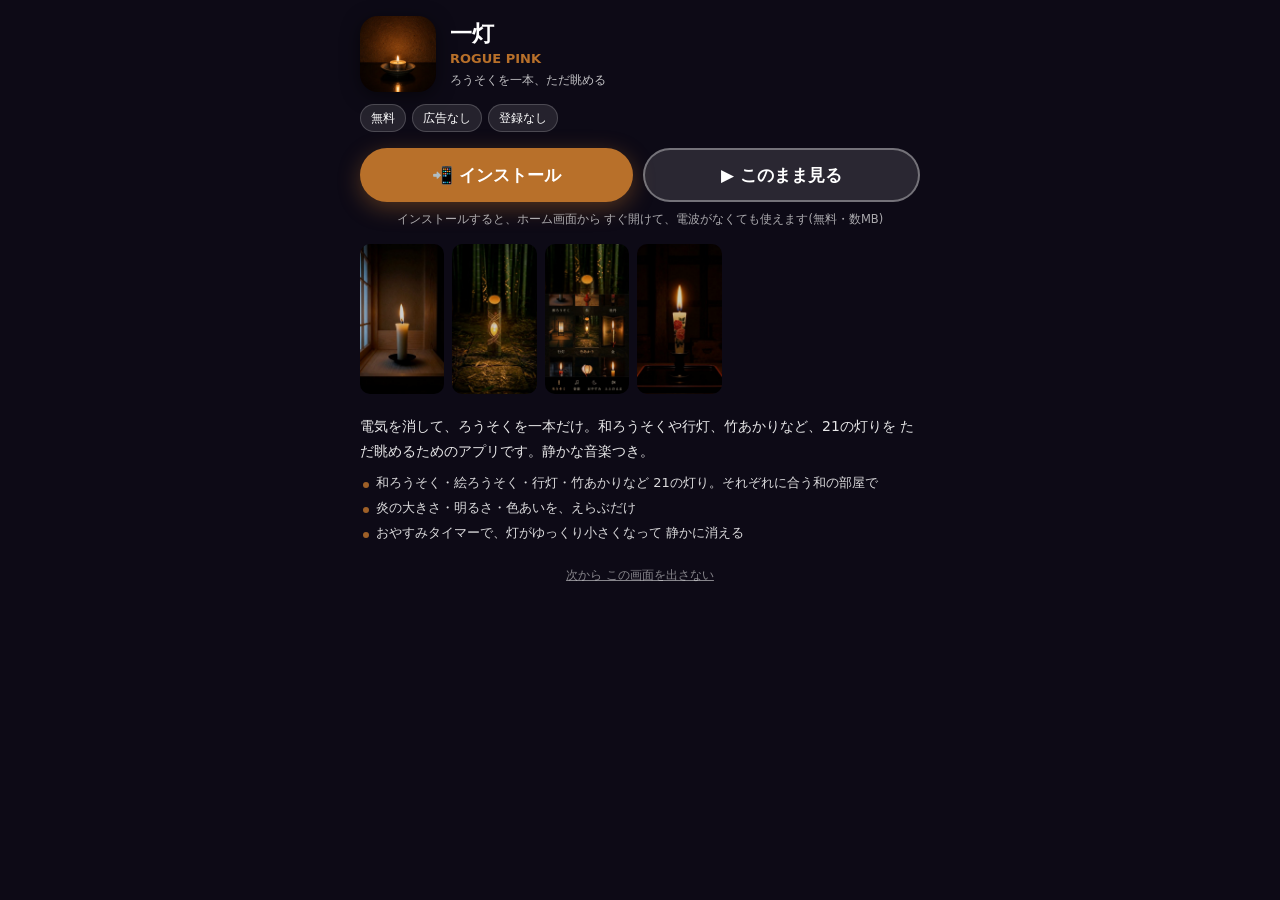
<file: index.html>
<!doctype html>
<html lang="ja">
<head>
<meta charset="utf-8">
<meta name="viewport" content="width=device-width, initial-scale=1, viewport-fit=cover, user-scalable=no">
<meta name="theme-color" content="#000000">
<meta name="apple-mobile-web-app-capable" content="yes">
<meta name="mobile-web-app-capable" content="yes">
<meta name="apple-mobile-web-app-status-bar-style" content="black-translucent">
<meta name="apple-mobile-web-app-title" content="一灯">
<meta name="description" content="一灯(いっとう) — 電気を消して、ろうそくを一本だけ。ながめるだけの灯り。広告なし。">
<title>一灯</title>
<link rel="manifest" href="manifest.webmanifest">
<link rel="icon" href="icons/icon-192.png">
<link rel="apple-touch-icon" href="icons/apple-touch-icon.png">
<meta property="og:title" content="一灯(いっとう)">
<meta property="og:description" content="電気を消して、ろうそくを一本だけ。">
<meta property="og:image" content="https://roguepink.github.io/rosoku/icons/ogp.jpg">
<meta property="og:url" content="https://roguepink.github.io/rosoku/">
<meta property="og:type" content="website">
<meta name="twitter:card" content="summary_large_image">
<link rel="preconnect" href="https://fonts.googleapis.com">
<link rel="preconnect" href="https://fonts.gstatic.com" crossorigin>
<!-- 文字の形は あとから読みこむ(通信が遅くても ページは先に出す) -->
<link rel="stylesheet" href="https://fonts.googleapis.com/css2?family=Zen+Old+Mincho&display=swap" media="print" onload="this.media='all'">
<style>
  html, body { background: #000; }
</style>
<link rel="stylesheet" href="css/app.css">
</head>
<body>
<div id="scene" class="scene" aria-hidden="true"></div>

<!-- はじめの名前(たて書き) -->
<div id="title" class="title" aria-hidden="true">一灯</div>
<p id="hint" class="hint" role="status"></p>
<button id="relight" class="relight" hidden>もう一度ともす</button>
<p id="toast" class="toast" aria-live="polite"></p>

<!-- 操作の部品(ふだんは かくれている) -->
<div id="ui" class="ui" aria-hidden="true">
  <div id="drawer" class="drawer">
    <!-- ろうそくを選ぶ -->
    <section id="pick" class="sheet" hidden aria-label="ろうそくを選ぶ">
      <div id="thumbs" class="thumbs"></div>
    </section>

    <!-- おやすみ(タイマー) -->
    <section id="sleep" class="sheet" hidden aria-label="おやすみ">
      <p class="note">時間がくると、灯がゆっくり小さくなって消えます。</p>
      <div class="choices wrap" id="sleepChoices"></div>
    </section>

    <!-- 音楽 -->
    <section id="music" class="sheet" hidden aria-label="音楽">
      <div class="row"><button id="mplay" class="big">流す</button></div>
      <div class="row"><span class="lab">音の大きさ</span><input id="vol" type="range" min="0" max="100" step="1" aria-label="音の大きさ"></div>
      <div class="row"><span class="lab">曲の順番</span><div class="choices" id="orderChoices"></div></div>
      <ol id="tracks" class="tracks"></ol>
    </section>

    <!-- ととのえる -->
    <section id="adjust" class="sheet" hidden aria-label="ととのえる">
      <div class="row"><span class="lab">大きさ</span><div class="choices" id="sizeChoices"></div></div>
      <div class="row"><span class="lab">明るさ</span><div class="choices dots" id="brightChoices"></div></div>
      <div class="row"><span class="lab">色あい</span><div class="choices" id="warmChoices"></div></div>
      <div class="row end">
        <button id="out" class="link">灯を消す</button>
        <button id="fs" class="link" hidden>画面いっぱいにする</button>
      </div>
      <p id="lineNote" class="note" hidden>LINEの中ではなく、ブラウザで開くと、画面が消えずにずっと表示できます。</p>
      <p id="wakeNote" class="note" hidden>しばらくすると画面が消えるときは、スマホの「自動ロック」を長めにしてください。</p>
      <p id="installNote" class="note"></p>
      <p class="credit">一灯 ・ ROGUE PINK</p>
    </section>
  </div>

  <nav id="bar" class="bar" aria-label="操作">
    <button data-open="pick"><svg viewBox="0 0 24 24"><path d="M12 3.2c1.6 2 2.2 3.3 2.2 4.4a2.2 2.2 0 0 1-4.4 0c0-1.1.6-2.4 2.2-4.4Z"/><path d="M9.5 11.5h5v9h-5z"/><path d="M12 9.8v1.7"/></svg><span>ろうそく</span></button>
    <button id="musicBtn" data-open="music" hidden><svg viewBox="0 0 24 24"><path d="M9 18.5V6l10-2v12"/><circle cx="6.5" cy="18.5" r="2.5"/><circle cx="16.5" cy="16" r="2.5"/></svg><span id="musicLab">音楽</span></button>
    <button data-open="sleep"><svg viewBox="0 0 24 24"><path d="M19.5 14.5A8 8 0 0 1 9.5 4.5a8 8 0 1 0 10 10Z"/></svg><span id="sleepLab">おやすみ</span></button>
    <button data-open="adjust"><svg viewBox="0 0 24 24"><path d="M4 7h16M4 12h16M4 17h16"/><circle cx="9" cy="7" r="1.6"/><circle cx="15" cy="12" r="1.6"/><circle cx="7" cy="17" r="1.6"/></svg><span>ととのえる</span></button>
  </nav>
</div>

<script>
  // はじめの画面(Google Play 風: インストール / このまま見る)。install.js が出す。
  // shield: はじめの画面にふれても うしろの灯りは反応しない(「このまま見る」を押したときだけ、そのタップで灯る)
  window.INSTALL_GATE = {
    id: 'rosoku', name: '一灯', icon: 'icons/icon-192.png', color: '#b8702a', shield: true,
    tagline: 'ろうそくを一本、ただ眺める',
    badges: ['無料', '広告なし', '登録なし'],
    shots: ['shots/1.jpg', 'shots/2.jpg', 'shots/3.jpg', 'shots/4.jpg'],
    desc: '電気を消して、ろうそくを一本だけ。和ろうそくや行灯、竹あかりなど、21の灯りを ただ眺めるためのアプリです。静かな音楽つき。',
    points: ['和ろうそく・絵ろうそく・行灯・竹あかりなど 21の灯り。それぞれに合う和の部屋で', '炎の大きさ・明るさ・色あいを、えらぶだけ', 'おやすみタイマーで、灯がゆっくり小さくなって 静かに消える'],
    playLabel: '▶ このまま見る', laterLabel: 'あとで(このまま見る)'
  };
</script>
<script src="install.js"></script>
<script type="module" src="js/app.js"></script>
</body>
</html>
</file>
<file: css/app.css>
/* 一灯 — 見た目
   色: 生成り #C9B89A(文字・線)/ 琥珀 #E8A85A(選んでいるもの)/ くすんだ紅 #B9716A(タイマーの印とクレジットだけ)
   白は使わない。すりガラスは使わない。角は丸めない。 */
:root {
  --ink: #c9b89a;
  --amber: #e8a85a;
  --beni: #b9716a;
  --panel: rgba(11, 9, 7, 0.86);
  --line: rgba(201, 184, 154, 0.16);
  --ease: cubic-bezier(0.22, 0.61, 0.36, 1);
  --mincho: "Zen Old Mincho", "Hiragino Mincho ProN", "Yu Mincho", YuMincho, "Noto Serif JP", "Noto Serif CJK JP", serif;
  --sab: env(safe-area-inset-bottom, 0px);
  --sat: env(safe-area-inset-top, 0px);
  --sal: env(safe-area-inset-left, 0px);
  --sar: env(safe-area-inset-right, 0px);
}
[hidden] { display: none !important; }
* { box-sizing: border-box; -webkit-tap-highlight-color: transparent; }
html, body {
  margin: 0; height: 100%; overflow: hidden; background: #000; color: var(--ink);
  font-family: var(--mincho); letter-spacing: 0.08em;
  -webkit-user-select: none; user-select: none; -webkit-touch-callout: none;
  overscroll-behavior: none; touch-action: none;
}
/* 場面(動画)。絵は 9:16。たて画面は いっぱいに、横画面は 全体が見えるように(まわりは黒) */
.scene { position: fixed; inset: 0; background: #000; overflow: hidden; }
.scene .stage { position: absolute; }
.scene .layer { position: absolute; inset: 0; width: 100%; height: 100%; object-fit: cover; display: block; }
.scene .lit { opacity: 0; }
.scene .src { opacity: 0; pointer-events: none; }   /* 動画は WebGL の材料。直接は見せない */
.scene .black { position: absolute; inset: 0; background: #000; pointer-events: none; }
button { font: inherit; color: inherit; background: none; border: 0; padding: 0; cursor: pointer; letter-spacing: inherit; }
button:focus-visible, input:focus-visible { outline: 1px solid var(--amber); outline-offset: 3px; }

/* はじめの名前 */
.title {
  position: fixed; left: 50%; top: 22%; transform: translateX(-50%);
  writing-mode: vertical-rl; font-size: 26px; letter-spacing: 0.6em; color: var(--ink);
  opacity: 0; transition: opacity 2.4s var(--ease); pointer-events: none;
}
.title.on { opacity: 0.6; }
.hint, .toast {
  position: fixed; left: 0; right: 0; bottom: calc(18% + var(--sab)); margin: 0; text-align: center;
  font-size: 15px; color: var(--ink); opacity: 0; transition: opacity 1.6s var(--ease); pointer-events: none; padding: 0 24px;
}
.hint.on { opacity: 0.8; }
.toast { bottom: auto; top: calc(14% + var(--sat)); font-size: 15px; letter-spacing: 0.3em; }
.toast.on { opacity: 0.6; }
.relight {
  position: fixed; left: 50%; bottom: calc(20% + var(--sab)); transform: translateX(-50%);
  padding: 14px 28px; border-top: 1px solid var(--line); border-bottom: 1px solid var(--line);
  font-size: 16px; color: var(--ink); opacity: 0.8;
}

/* 操作の部品 */
.ui { position: fixed; inset: 0; pointer-events: none; opacity: 0; transition: opacity 1.2s var(--ease); }
.ui.on { opacity: 1; transition-duration: 0.45s; }
.ui.on .bar, .ui.on .sheet:not([hidden]), .ui.fading .bar, .ui.fading .sheet:not([hidden]) { pointer-events: auto; }
body.nocursor { cursor: none; }
/* iPhone の Safari は「押せる所」と分からないと タップを受け取らないことがあるので、場面を押せる所にしておく */
#scene { cursor: pointer; }

.bar {
  position: absolute; left: 0; right: 0; bottom: 0;
  display: flex; justify-content: space-evenly; align-items: stretch;
  padding: 6px calc(16px + var(--sar)) calc(8px + var(--sab)) calc(16px + var(--sal));
  background: linear-gradient(to top, rgba(0,0,0,0.75), rgba(0,0,0,0));
}
.bar button {
  min-width: 64px; min-height: 60px; display: flex; flex-direction: column; align-items: center; justify-content: center; gap: 5px;
  font-size: 14px; color: var(--ink); opacity: 0.85;
}
.bar button.playing svg { color: var(--amber); }
.bar button.cur { color: var(--amber); opacity: 1; }
.bar button span, .choices button, .lab, .link { white-space: nowrap; }
.bar svg { width: 24px; height: 24px; fill: none; stroke: currentColor; stroke-width: 1.25; stroke-linecap: round; stroke-linejoin: round; }
#sleepLab.timing { color: var(--beni); }

.drawer { position: absolute; left: 0; right: 0; bottom: calc(74px + var(--sab)); display: flex; justify-content: center; }
.sheet {
  width: 100%; max-width: 520px; max-height: 55vh; max-height: 55dvh; overflow-y: auto; overscroll-behavior: contain; touch-action: pan-y;
  background: var(--panel); border-top: 1px solid var(--line); border-bottom: 1px solid var(--line);
  padding: 16px calc(18px + var(--sar)) 14px calc(18px + var(--sal));
}
.row { display: flex; align-items: center; gap: 12px; min-height: 52px; border-bottom: 1px solid var(--line); }
.row:last-of-type { border-bottom: 0; }
.row.end { justify-content: space-between; border-bottom: 0; margin-top: 4px; }
.lab { flex: 0 0 5.6em; font-size: 14px; opacity: 0.75; }
.choices { display: flex; flex: 1; gap: 2px; justify-content: space-between; }
.choices.wrap { flex-wrap: wrap; justify-content: flex-start; gap: 4px 10px; }
.choices button { min-height: 48px; min-width: 48px; padding: 0 6px; font-size: 15px; opacity: 0.72; border-bottom: 1px solid transparent; }
.choices button[aria-pressed="true"] { color: var(--amber); opacity: 1; border-bottom-color: var(--amber); }
.dots button { display: flex; align-items: center; justify-content: center; }
.dots i { display: block; border-radius: 50%; background: currentColor; }
.big { width: 100%; min-height: 56px; font-size: 17px; letter-spacing: 0.3em; color: var(--amber); }
.link { min-height: 48px; padding: 0 4px; font-size: 14px; opacity: 0.72; border-bottom: 1px solid var(--line); }
.note { font-size: 14px; line-height: 1.75; opacity: 0.75; word-break: auto-phrase; text-wrap: pretty; margin: 8px 0 10px; letter-spacing: 0.04em; }
.note:empty { display: none; }
.credit { font-size: 11px; color: var(--beni); opacity: 0.7; text-align: right; margin: 10px 0 0; letter-spacing: 0.2em; }

input[type=range] { flex: 1; height: 48px; margin: 0; background: none; -webkit-appearance: none; appearance: none; touch-action: pan-y; }
input[type=range]::-webkit-slider-runnable-track { height: 2px; background: rgba(201,184,154,0.35); }
input[type=range]::-moz-range-track { height: 2px; background: rgba(201,184,154,0.35); }
input[type=range]::-webkit-slider-thumb { -webkit-appearance: none; width: 22px; height: 22px; margin-top: -10px; border-radius: 50%; background: radial-gradient(circle, #ffd59a 0 22%, rgba(232,168,90,0.55) 35%, rgba(232,168,90,0) 70%); border: 0; }
input[type=range]::-moz-range-thumb { width: 22px; height: 22px; border-radius: 50%; border: 0; background: radial-gradient(circle, #ffd59a 0 22%, rgba(232,168,90,0.55) 35%, rgba(232,168,90,0) 70%); }

.tracks { list-style: none; margin: 4px 0 0; padding: 0; }
.tracks li button { width: 100%; min-height: 46px; text-align: left; font-size: 14.5px; opacity: 0.7; display: flex; gap: 10px; align-items: center; }
.tracks li button .mark { width: 10px; color: var(--amber); }
.tracks li button[aria-current="true"] { color: var(--amber); opacity: 1; }

.thumbs { display: grid; grid-template-columns: repeat(3, 1fr); gap: 14px 10px; padding-bottom: 2px; }   /* 3列(5列は見づらい。2026-10-24 ノブさん) */
.thumbs::-webkit-scrollbar { display: none; }
.thumbs button { width: 100%; display: flex; flex-direction: column; align-items: center; gap: 6px; font-size: 15px; letter-spacing: 0.02em; opacity: 0.85; }
.thumbs img { width: 100%; height: auto; aspect-ratio: 3 / 4; object-fit: cover; display: block; border-bottom: 1px solid transparent; background: #050403; }
.thumbs button[aria-pressed="true"] { color: var(--amber); opacity: 1; }
.thumbs button[aria-pressed="true"] img { border-bottom-color: var(--amber); }

/* 横向き(スマホを横に倒して立てたとき): 右のふちに たてに並べる */
@media (orientation: landscape) and (max-height: 560px) {
  .bar {
    left: auto; top: 0; bottom: 0; width: calc(96px + var(--sar)); flex-direction: column; justify-content: center; gap: 4px;
    padding: calc(8px + var(--sat)) calc(8px + var(--sar)) calc(8px + var(--sab)) 8px;
    background: linear-gradient(to left, rgba(0,0,0,0.75), rgba(0,0,0,0));
  }
  .bar button { min-height: 56px; font-size: 13px; letter-spacing: 0.02em; }
  .drawer { left: auto; top: 0; bottom: 0; right: calc(96px + var(--sar)); align-items: center; }
  .sheet { width: 380px; max-width: calc(100vw - 260px); max-height: 92vh; max-height: 92dvh; border: 0; border-left: 1px solid var(--line); border-right: 1px solid var(--line); }
  .title { top: 12%; }
  .hint { bottom: calc(10% + var(--sab)); }
}
/* タブレット・パソコン: 下の真ん中に うかせる */
@media (min-width: 760px) and (min-height: 561px) {
  .bar { left: 50%; right: auto; transform: translateX(-50%); width: 480px; bottom: calc(18px + var(--sab)); padding-bottom: 6px; background: rgba(11,9,7,0.6); border-top: 1px solid var(--line); border-bottom: 1px solid var(--line); }
  .drawer { bottom: calc(96px + var(--sab)); }
  .sheet { max-width: 420px; }
}
@media (prefers-reduced-motion: reduce) {
  .ui, .title, .hint { transition-duration: 0.2s !important; }
}
</file>
